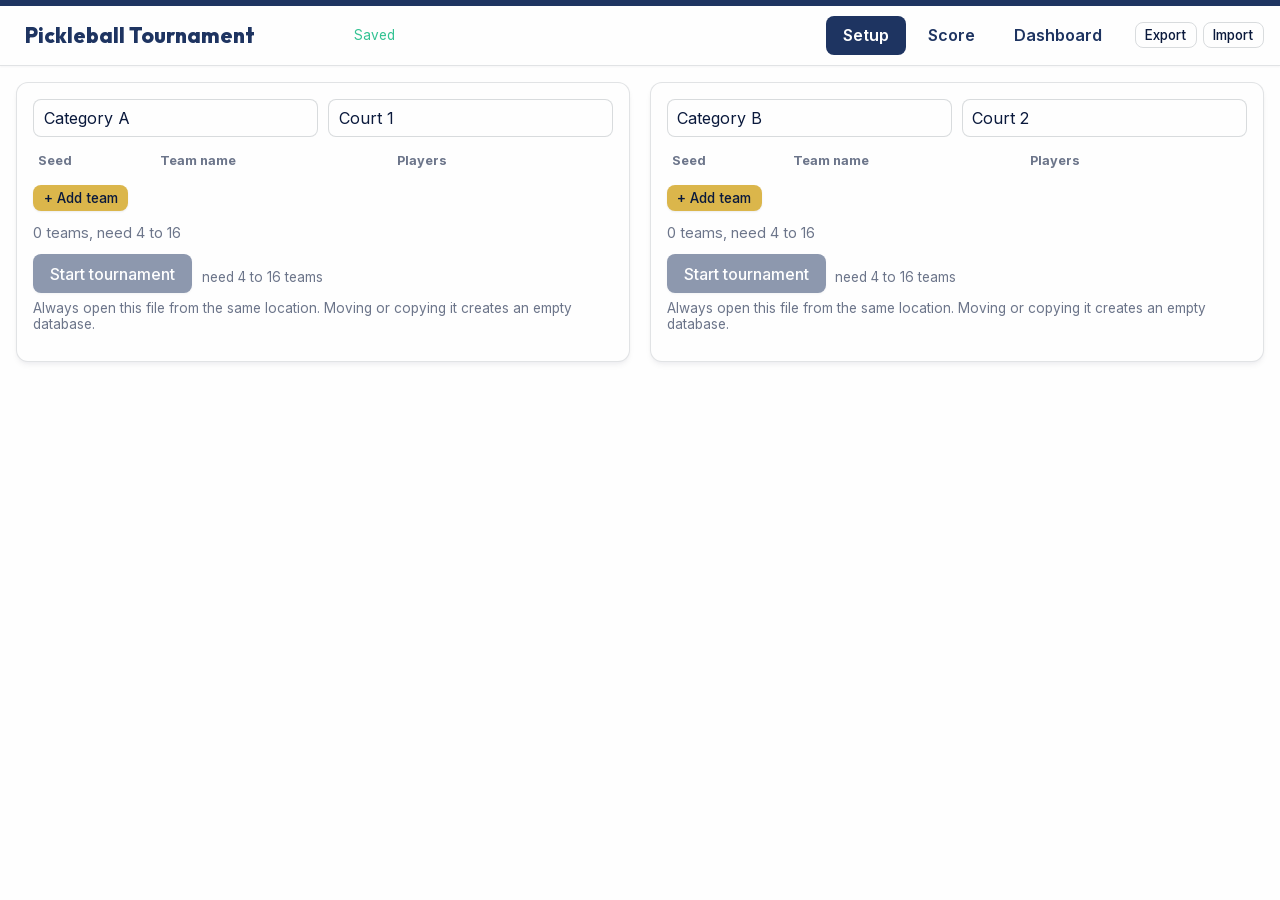
<file: index.html>
<!doctype html>
<html lang="en">
<head>
<meta charset="utf-8">
<meta name="viewport" content="width=device-width, initial-scale=1">
<title>Pickleball Tournament Tracker</title>
<link rel="manifest" href="/manifest.json">
<link rel="icon" href="/icons/icon-192.png">
<meta name="theme-color" content="#1E3461">
<style>
/* Inter and Outfit, embedded as base64 so the single-file app still makes
   zero network requests. These are the exact variable-font files the
   GEWCI Ministry Tools site (the app this tool is hosted under) self-hosts
   via next/font - same bytes, so typography matches the host site exactly. */

@font-face {
  font-family: 'Inter';
  font-style: normal;
  font-weight: 100 900;
  font-display: swap;
  src: url([data-uri]) format('woff2');
}

@font-face {
  font-family: 'Outfit';
  font-style: normal;
  font-weight: 100 900;
  font-display: swap;
  src: url([data-uri]) format('woff2');
}

:root {
  /* Palette matches the GEWCI Ministry Tools host site exactly (its
     globals.css @theme block) so this tool doesn't look like a foreign
     app once it's linked in as a ministry tool. Custom property *names*
     below are historical (from this app's original pickleball palette)
     but now carry the GEWCI values - keeps every downstream rule that
     already references them correct without a full rename. */
  --line-white: #FEFEFE;    /* was court-line white, now gewci-white */
  --graphite: #0A193C;      /* was paddle graphite, now gewci-dark */
  --court-blue: #1E3461;    /* was court blue, now gewci-navy (primary) */
  --kitchen-green: #10B981; /* was kitchen green, now gewci success */
  --ball-yellow: #DBB64B;   /* was ball yellow, now gewci-gold (secondary/accent) */
  --loss-red: #EF4444;      /* was loss red, now gewci error */

  --primary-light: #2b467d;
  --secondary-light: #e6c867;
  --warning: #F59E0B;
  --info: #3B82F6;
  --border-muted: #E5E7EB;

  --display-font: 'Outfit', 'Inter', system-ui, -apple-system, "Segoe UI", sans-serif;
  --body-font: 'Inter', system-ui, -apple-system, BlinkMacSystemFont, "Segoe UI", Roboto, sans-serif;

  --radius-card: 12px;
  --radius-button: 8px;
  --shadow-card: 0 4px 6px -1px rgba(10,25,60,0.05), 0 2px 4px -1px rgba(10,25,60,0.03);
  --shadow-card-hover: 0 10px 15px -3px rgba(10,25,60,0.08), 0 4px 6px -2px rgba(10,25,60,0.04);
}

* { box-sizing: border-box; }

/* Elements with explicit `display` rules below (flex columns, etc.) would
   otherwise beat the UA [hidden]{display:none} rule on specificity/source
   order, silently un-hiding anything JS sets .hidden = true on. */
[hidden] { display: none !important; }

html, body {
  margin: 0;
  padding: 0;
  background: var(--line-white);
  color: var(--graphite);
  font-family: var(--body-font);
}

body { min-height: 100vh; }

h1, h2, h3, h4 { font-family: var(--display-font); letter-spacing: 0.02em; margin: 0 0 0.5em; }

.tabular-nums { font-variant-numeric: tabular-nums; }

button {
  font-family: var(--body-font);
  font-weight: 500;
  cursor: pointer;
  border: 1px solid transparent;
  border-radius: var(--radius-button);
  padding: 0.55em 1em;
  font-size: 1rem;
  background: var(--court-blue);
  color: var(--line-white);
  box-shadow: 0 1px 2px rgba(10,25,60,0.08);
  transition: background-color 0.15s ease, opacity 0.15s ease, transform 0.1s ease;
}
button:hover:not(:disabled) { background: var(--primary-light); }
button:active:not(:disabled) { transform: scale(0.98); }
button:disabled { opacity: 0.5; cursor: not-allowed; }

:focus-visible {
  outline: 3px solid var(--ball-yellow);
  outline-offset: 2px;
}

input[type="text"], input[type="search"] {
  font-family: var(--body-font);
  font-size: 1rem;
  padding: 0.5em 0.6em;
  border: 1px solid rgba(179,185,190,0.5);
  border-radius: var(--radius-button);
  background: var(--line-white);
  color: var(--graphite);
  transition: border-color 0.15s ease;
}
input[type="text"]:focus, input[type="search"]:focus { border-color: var(--court-blue); }

.btn-secondary { background: var(--ball-yellow); color: var(--graphite); box-shadow: 0 1px 2px rgba(10,25,60,0.08); }
.btn-secondary:hover:not(:disabled) { background: var(--secondary-light); }
.btn-danger { background: var(--loss-red); color: #fff; }
.btn-danger:hover:not(:disabled) { opacity: 0.9; background: var(--loss-red); }
.btn-ghost { background: transparent; color: var(--graphite); border-color: rgba(179,185,190,0.5); box-shadow: none; }
.btn-ghost:hover:not(:disabled) { background: rgba(179,185,190,0.15); }
.btn-small { padding: 0.3em 0.7em; font-size: 0.85rem; }

/* ---------------------------------------------------------------- */
/* Top bar */

#topbar {
  position: sticky;
  top: 0;
  z-index: 30;
  background: var(--line-white);
  color: var(--graphite);
  border-bottom: 1px solid rgba(179,185,190,0.4);
  box-shadow: 0 1px 2px rgba(10,25,60,0.04);
}
.topbar-accent { height: 6px; background: var(--court-blue); }
.topbar-row {
  display: flex;
  align-items: center;
  gap: 1rem;
  padding: 0.6rem 1rem;
  flex-wrap: wrap;
}
#topbar .event-title {
  font-family: var(--display-font);
  font-weight: 800;
  font-size: 1.3rem;
  background: transparent;
  color: var(--court-blue);
  border: 1px solid transparent;
  border-radius: var(--radius-button);
  padding: 0.2em 0.4em;
  min-width: 10ch;
}
#topbar .event-title:hover, #topbar .event-title:focus { border-color: rgba(179,185,190,0.5); }
#tabs { display: flex; gap: 0.3rem; margin-left: auto; }
#tabs button {
  background: transparent;
  color: var(--court-blue);
  font-weight: 600;
  border: 1px solid transparent;
  box-shadow: none;
}
#tabs button:hover:not(:disabled):not([aria-selected="true"]) { background: rgba(179,185,190,0.15); }
#tabs button[aria-selected="true"] { background: var(--court-blue); color: var(--line-white); }
.saved-indicator { font-size: 0.85rem; opacity: 0.85; min-width: 5.5em; }
.saved-indicator[data-state="saving"] { color: var(--secondary-dark, #be9b32); }
.saved-indicator[data-state="saved"] { color: var(--kitchen-green); }

.banner {
  padding: 0.6em 1rem;
  font-weight: 600;
  text-align: center;
}
.banner-danger { background: var(--loss-red); color: #fff; }
.banner-nudge { background: var(--ball-yellow); color: var(--graphite); display: flex; gap: 1em; align-items: center; justify-content: center; }

main { padding: 1rem; max-width: 1400px; margin: 0 auto; }
.view { display: none; }
.view.active { display: block; }

/* ---------------------------------------------------------------- */
/* Setup */

.setup-grid { display: grid; grid-template-columns: 1fr 1fr; gap: 1.2rem; }
@media (max-width: 900px) { .setup-grid { grid-template-columns: 1fr; } }

.category-panel {
  background: var(--line-white);
  border: 1px solid rgba(179,185,190,0.4);
  border-radius: var(--radius-card);
  box-shadow: var(--shadow-card);
  padding: 1rem;
}
.category-panel .panel-head { display: flex; gap: 0.6rem; margin-bottom: 0.8rem; flex-wrap: wrap; }
.category-panel .panel-head input { flex: 1 1 auto; }

.team-table { width: 100%; border-collapse: collapse; margin-bottom: 0.8rem; }
.team-table th { text-align: left; font-size: 0.8rem; color: rgba(10,25,60,0.6); padding: 0.3em 0.4em; }
.team-table td { padding: 0.3em 0.4em; vertical-align: middle; }
.team-table input[type="text"] { width: 100%; }
.team-table .seed-num { font-family: var(--display-font); font-weight: 700; width: 2.2em; text-align: center; }
.team-row-actions { display: flex; gap: 0.25rem; white-space: nowrap; }

.counter-line { margin-bottom: 0.8rem; color: rgba(10,25,60,0.6); font-size: 0.9rem; }
.counter-line.ok { color: var(--kitchen-green); font-weight: 600; }
.panel-actions { display: flex; gap: 0.6rem; flex-wrap: wrap; align-items: center; }
.locked-note { font-size: 0.85rem; color: rgba(10,25,60,0.6); margin-top: 0.4rem; }

/* ---------------------------------------------------------------- */
/* Score */

.score-grid { display: grid; grid-template-columns: 1fr 1fr; gap: 1.2rem; }
@media (max-width: 900px) { .score-grid { grid-template-columns: 1fr; } }

.court-column { background: var(--line-white); border: 1px solid rgba(179,185,190,0.4); border-radius: var(--radius-card); box-shadow: var(--shadow-card); padding: 1rem; }
.court-column h2 { display: flex; justify-content: space-between; align-items: baseline; font-size: 1.1rem; }
.court-column .court-label { font-size: 0.8rem; color: rgba(10,25,60,0.6); font-family: var(--body-font); font-weight: 400; }
.progress-line { color: rgba(10,25,60,0.6); font-size: 0.9rem; margin-bottom: 0.8rem; }

.placeholder-box {
  padding: 2rem 1rem;
  text-align: center;
  color: rgba(10,25,60,0.6);
  border: 1px dashed rgba(179,185,190,0.5);
  border-radius: var(--radius-card);
}

.match-card {
  background: var(--court-blue);
  color: #fff;
  border-radius: var(--radius-card);
  padding: 0.8rem;
  position: relative;
  margin-bottom: 0.8rem;
  box-shadow: var(--shadow-card);
}
.match-card .match-number { font-family: var(--display-font); font-size: 0.8rem; opacity: 0.85; margin-bottom: 0.4em; }
.match-card .match-sides { display: flex; align-items: stretch; }
.match-card .side-line { width: 2px; background: rgba(255,255,255,0.5); margin: 0 0.6rem; }
.match-card.now-playing { background: var(--ball-yellow); color: var(--graphite); }
.match-card.now-playing .match-sides { gap: 0; }

.team-btn {
  flex: 1 1 50%;
  background: rgba(255,255,255,0.12);
  color: inherit;
  border: 1px solid rgba(255,255,255,0.4);
  border-radius: var(--radius-button);
  padding: 0.9em 0.6em;
  font-size: 1.05rem;
  font-weight: 600;
  font-family: var(--display-font);
  text-align: center;
}
.match-card.now-playing .team-btn { background: #fff; border-color: var(--graphite); color: var(--graphite); }
.team-btn:hover { background: rgba(255,255,255,0.25); }
.match-card.now-playing .team-btn:hover { background: #ffe9a8; }

.mini-match-list { list-style: none; margin: 0 0 0.8rem; padding: 0; }
.mini-match-list li {
  display: flex; justify-content: space-between; gap: 0.6rem;
  padding: 0.4em 0.6em; border-bottom: 1px solid rgba(179,185,190,0.25); font-size: 0.95rem;
}
.mini-match-list .mnum { font-family: var(--display-font); color: var(--court-blue); min-width: 3em; }

.champion-banner {
  background: var(--kitchen-green); color: #fff; border-radius: var(--radius-card);
  padding: 1rem; text-align: center; font-family: var(--display-font); font-weight: 700; font-size: 1.3rem;
  margin-bottom: 1rem;
}

.results-list { list-style: none; margin: 0; padding: 0; }
.results-list li {
  display: flex; justify-content: space-between; align-items: center; gap: 0.6rem;
  padding: 0.5em 0.3em; border-bottom: 1px solid rgba(179,185,190,0.25); font-size: 0.9rem;
}
.results-list .result-actions { display: flex; gap: 0.3rem; }
.win-tag { color: var(--kitchen-green); font-weight: 700; }
.win-tag::before { content: "\2713 "; }

/* ---------------------------------------------------------------- */
/* Dashboard */

#view-dashboard.active { padding: 0; }
.dash-shell { min-height: calc(100vh - 56px); display: flex; flex-direction: column; }
.dash-shell.standalone { min-height: 100vh; }
.dash-controls {
  display: flex; gap: 0.6rem; padding: 0.6rem 1rem;
  background: var(--line-white); color: var(--graphite);
  border-bottom: 1px solid rgba(179,185,190,0.4);
  align-items: center; flex-wrap: wrap;
}
.dash-controls button { font-size: 0.9rem; }
.dash-controls .btn-ghost { color: var(--court-blue); }
.dash-controls .cat-select { display: flex; gap: 0.3rem; }
/* Fullscreen hides every control (top bar included, per spec) except the
   Fullscreen toggle itself, which stays reachable as a small floating
   button - otherwise there is no on-screen way back out short of knowing
   the Esc shortcut. */
body.fullscreen-dash #topbar,
body.fullscreen-dash #danger-banner,
body.fullscreen-dash #nudge-banner { display: none; }
body.fullscreen-dash .dash-controls > *:not([data-action="dash-fullscreen"]) { display: none; }
body.fullscreen-dash .dash-controls {
  background: transparent;
  padding: 0;
  position: fixed;
  top: 12px;
  right: 12px;
  z-index: 50;
}
body.fullscreen-dash [data-action="dash-fullscreen"] { opacity: 0.4; }
body.fullscreen-dash [data-action="dash-fullscreen"]:hover, body.fullscreen-dash [data-action="dash-fullscreen"]:focus-visible { opacity: 1; }

.dash-body { flex: 1; padding: clamp(1rem, 2.5vw, 2.5rem); }

.dash-courts { display: grid; grid-template-columns: 1fr 1fr; gap: clamp(1rem, 2vw, 2rem); }
.dash-court h2 { font-size: clamp(1.4rem, 2.6vw, 2.2rem); }
.dash-court .dash-now-playing {
  background: var(--ball-yellow); color: var(--graphite); border-radius: var(--radius-card);
  padding: clamp(1rem, 2vw, 2rem); margin-bottom: 1rem;
}
.dash-court .dash-now-playing .match-number { font-size: clamp(1rem, 1.6vw, 1.4rem); }
.dash-court .dash-now-playing .dash-sides { display: flex; gap: 1rem; margin-top: 0.6rem; }
.dash-court .dash-team { flex: 1; background: var(--line-white); border-radius: var(--radius-button); padding: clamp(0.8rem, 1.6vw, 1.5rem); text-align: center; font-weight: 700; font-size: clamp(1.4rem, 3vw, 2.6rem); font-family: var(--display-font); }
.dash-upnext-list { list-style: none; margin: 0; padding: 0; font-size: clamp(1rem, 1.6vw, 1.3rem); }
.dash-upnext-list li { padding: 0.4em 0; border-bottom: 1px solid rgba(179,185,190,0.35); }

.dash-bracket-section-title { font-family: var(--display-font); margin: 1rem 0 0.6rem; font-size: clamp(1.1rem, 1.8vw, 1.5rem); }

.bracket-tree-wrap { overflow-x: auto; overflow-y: hidden; padding-bottom: 0.5rem; }
.bracket-tree { position: relative; }
.tree-svg { position: absolute; top: 0; left: 0; pointer-events: none; }
.tree-line { fill: none; stroke: #b6bfc6; stroke-width: 2; }

.tree-card {
  position: absolute;
  background: var(--court-blue);
  color: #fff;
  border-radius: var(--radius-button);
  padding: 0.3rem 0.5rem;
  font-size: clamp(0.72rem, 0.85vw, 0.88rem);
  box-shadow: 0 1px 4px rgba(10,25,60,0.3);
}
.tree-card.muted { opacity: 0.3; }
.tree-card.gf { border: 3px solid var(--ball-yellow); background: var(--graphite); padding: 0.4rem 0.6rem; }
.tree-num { opacity: 0.75; font-size: 0.72em; margin-bottom: 2px; }
.tree-side { padding: 1px 0; white-space: nowrap; overflow: hidden; text-overflow: ellipsis; }
.tree-side.winner { color: var(--ball-yellow); font-weight: 700; }
.tree-side.winner::after { content: " \2713"; }

.tree-group-label {
  position: absolute;
  font-family: var(--display-font);
  font-size: clamp(0.8rem, 1vw, 1rem);
  color: rgba(10,25,60,0.6);
  text-transform: uppercase;
  letter-spacing: 0.08em;
}

.tree-champion-badge {
  position: absolute;
  background: var(--kitchen-green);
  color: #fff;
  border-radius: var(--radius-button);
  padding: 0.5rem 0.6rem;
  text-align: center;
  font-size: clamp(0.75rem, 0.95vw, 0.95rem);
}
.tree-champ-name { font-weight: 700; font-family: var(--display-font); }
.tree-runnerup-name { opacity: 0.9; font-size: 0.85em; margin-top: 0.2em; }

.dash-standings { display: grid; grid-template-columns: 1fr 1fr; gap: clamp(1rem, 2vw, 2rem); }
.dash-standings h2 { font-size: clamp(1.3rem, 2.4vw, 2rem); }
.dash-podium { list-style: none; margin: 0 0 1rem; padding: 0; font-size: clamp(1rem, 1.6vw, 1.4rem); }
.dash-podium li { padding: 0.3em 0; font-weight: 700; }
.dash-group-title { font-size: clamp(0.9rem, 1.3vw, 1.1rem); color: rgba(10,25,60,0.6); margin: 0.6em 0 0.2em; }
.dash-team-list { list-style: none; margin: 0 0 0.6em; padding: 0; font-size: clamp(0.95rem, 1.5vw, 1.25rem); }
.dash-team-list li { padding: 0.2em 0; display: flex; align-items: center; gap: 0.5em; }

.pill {
  display: inline-flex; align-items: center;
  border-radius: 999px;
  padding: 0.2em 0.75em;
  font-size: 0.75em;
  font-weight: 600;
  font-family: var(--body-font);
  border: 1px solid transparent;
}
.pill-success { background: rgba(16,185,129,0.1); color: var(--kitchen-green); border-color: rgba(16,185,129,0.25); }
.pill-warning { background: rgba(245,158,11,0.1); color: var(--warning); border-color: rgba(245,158,11,0.25); }
.pill-error { background: rgba(239,68,68,0.1); color: var(--loss-red); border-color: rgba(239,68,68,0.25); }

/* ---------------------------------------------------------------- */
/* Backup */

.backup-menu { position: relative; display: inline-flex; gap: 0.4rem; }

@media (prefers-reduced-motion: reduce) {
  * { animation: none !important; transition: none !important; }
}

</style>
</head>
<body>
<div id="danger-banner" class="banner banner-danger" hidden>Not saving. Data will be lost on refresh.</div>
<div id="nudge-banner" class="banner banner-nudge" hidden>
  <span>Download a backup.</span>
  <button type="button" class="btn-small" data-action="export-backup">Export now</button>
  <button type="button" class="btn-small btn-ghost" data-action="dismiss-nudge">Dismiss</button>
</div>

<div id="topbar">
  <div class="topbar-accent"></div>
  <div class="topbar-row">
    <input type="text" class="event-title" id="event-title-input" data-bind="event-title" aria-label="Event title" value="Pickleball Tournament">
    <span class="saved-indicator" id="saved-indicator" data-state="saved">Saved</span>
    <div id="tabs" role="tablist">
      <button type="button" role="tab" data-action="switch-tab" data-tab="setup">Setup</button>
      <button type="button" role="tab" data-action="switch-tab" data-tab="score">Score</button>
      <button type="button" role="tab" data-action="switch-tab" data-tab="dashboard">Dashboard</button>
    </div>
    <div class="backup-menu">
      <button type="button" class="btn-ghost btn-small" data-action="export-backup">Export</button>
      <button type="button" class="btn-ghost btn-small" data-action="trigger-import">Import</button>
      <input type="file" id="import-file-input" accept="application/json" hidden>
    </div>
  </div>
</div>

<main>
  <section id="view-setup" class="view"></section>
  <section id="view-score" class="view"></section>
  <section id="view-dashboard" class="view"></section>
</main>

<script>
// Pure bracket engine. No DOM access. See plan.md section 3.
//
// computeBracket(teams, results) recomputes the entire bracket state from
// scratch every time. Nothing about the bracket itself is ever stored -
// only `teams` (seed order) and `results` (matchId -> {winnerId, at}) are
// persisted. This is what makes undo/correction safe: just mutate results
// and recompute.

(function (root) {
  'use strict';

  // ---------------------------------------------------------------------
  // 3.1 Sizing and seeding
  // ---------------------------------------------------------------------

  function bracketSize(T) {
    if (T <= 4) return 4;
    if (T <= 8) return 8;
    return 16;
  }

  function seedOrder(N) {
    let order = [1, 2];
    while (order.length < N) {
      const len = order.length;
      const next = [];
      for (const x of order) {
        next.push(x, 2 * len + 1 - x);
      }
      order = next;
    }
    return order;
  }

  // ---------------------------------------------------------------------
  // 3.2 Match graph (static, depends only on N)
  // ---------------------------------------------------------------------

  function losersRoundCount(N, r) {
    return N / Math.pow(2, Math.ceil(r / 2) + 1);
  }

  function buildGraph(N, k) {
    const matches = {};
    const order = seedOrder(N);

    // Winners bracket
    for (let r = 1; r <= k; r++) {
      const count = N / Math.pow(2, r);
      for (let i = 0; i < count; i++) {
        const id = `W${r}-${i + 1}`;
        let slotA, slotB;
        if (r === 1) {
          slotA = { type: 'seed', n: order[2 * i] };
          slotB = { type: 'seed', n: order[2 * i + 1] };
        } else {
          slotA = { type: 'winnerOf', id: `W${r - 1}-${2 * i + 1}` };
          slotB = { type: 'winnerOf', id: `W${r - 1}-${2 * i + 2}` };
        }
        matches[id] = { id, phase: 'W', round: r, index: i, slotA, slotB };
      }
    }

    // Losers bracket
    const totalLosersRounds = 2 * k - 2;
    for (let r = 1; r <= totalLosersRounds; r++) {
      const count = losersRoundCount(N, r);
      for (let i = 0; i < count; i++) {
        const id = `L${r}-${i + 1}`;
        let slotA, slotB;
        if (r === 1) {
          slotA = { type: 'loserOf', id: `W1-${2 * i + 1}` };
          slotB = { type: 'loserOf', id: `W1-${2 * i + 2}` };
        } else if (r % 2 === 0) {
          const j = r / 2;
          const wCount = N / Math.pow(2, j + 1);
          const d = j % 2 === 1 ? wCount - 1 - i : i;
          slotA = { type: 'winnerOf', id: `L${r - 1}-${i + 1}` };
          slotB = { type: 'loserOf', id: `W${j + 1}-${d + 1}` };
        } else {
          slotA = { type: 'winnerOf', id: `L${r - 1}-${2 * i + 1}` };
          slotB = { type: 'winnerOf', id: `L${r - 1}-${2 * i + 2}` };
        }
        matches[id] = { id, phase: 'L', round: r, index: i, slotA, slotB };
      }
    }

    // Grand final
    matches.GF1 = {
      id: 'GF1', phase: 'GF', round: 1, index: 0,
      slotA: { type: 'winnerOf', id: `W${k}-1` },
      slotB: { type: 'winnerOf', id: `L${totalLosersRounds}-1` },
    };
    matches.GF2 = {
      id: 'GF2', phase: 'GF', round: 2, index: 0,
      slotA: { type: 'winnerOf', id: `W${k}-1` },
      slotB: { type: 'winnerOf', id: `L${totalLosersRounds}-1` },
    };

    return matches;
  }

  // 3.4 Match numbering order (structural, per N/k)
  function buildNumberingOrder(N, k) {
    const seq = [];
    const pushRound = (phase, r, count) => {
      for (let i = 1; i <= count; i++) seq.push(`${phase}${r}-${i}`);
    };
    pushRound('W', 1, N / 2);
    pushRound('L', 1, losersRoundCount(N, 1));
    for (let r = 2; r <= k; r++) {
      pushRound('W', r, N / Math.pow(2, r));
      const lEven = 2 * r - 2;
      pushRound('L', lEven, losersRoundCount(N, lEven));
      if (r <= k - 1) {
        const lOdd = 2 * r - 1;
        pushRound('L', lOdd, losersRoundCount(N, lOdd));
      }
    }
    seq.push('GF1', 'GF2');
    return seq;
  }

  // ---------------------------------------------------------------------
  // 3.3 Slot resolution
  // ---------------------------------------------------------------------

  function resolveSlot(slot, graph, teams, results, memo) {
    if (slot.type === 'seed') {
      const n = slot.n;
      if (n > teams.length) return { kind: 'bye' };
      return { kind: 'team', teamId: teams[n - 1].id };
    }
    const m = resolveMatch(slot.id, graph, teams, results, memo);
    return slot.type === 'winnerOf' ? m.winner : m.loser;
  }

  function decideFromResult(a, b, result) {
    if (a.kind === 'team' && b.kind === 'team' && result &&
      (result.winnerId === a.teamId || result.winnerId === b.teamId)) {
      return result.winnerId === a.teamId
        ? { winner: a, loser: b }
        : { winner: b, loser: a };
    }
    return { winner: { kind: 'pending' }, loser: { kind: 'pending' } };
  }

  function resolveMatch(matchId, graph, teams, results, memo) {
    if (memo.has(matchId)) return memo.get(matchId);

    // Insert a placeholder to guard against accidental cycles during dev.
    memo.set(matchId, null);

    const def = graph[matchId];
    const a = resolveSlot(def.slotA, graph, teams, results, memo);
    const b = resolveSlot(def.slotB, graph, teams, results, memo);

    let winner, loser, isBye, skipped;

    if (matchId === 'GF2') {
      const gf1 = resolveMatch('GF1', graph, teams, results, memo);
      if (gf1.winner.kind !== 'team') {
        // GF1 not yet decided: GF2 is "if needed", i.e. normal pending match.
        skipped = false;
        winner = { kind: 'pending' };
        loser = { kind: 'pending' };
      } else if (gf1.winner.teamId === gf1.slotA.teamId) {
        // Winners-bracket champion won GF1 outright: no reset needed.
        skipped = true;
        winner = { kind: 'bye' };
        loser = { kind: 'bye' };
      } else {
        // Losers-bracket champion won GF1: GF2 is required.
        skipped = false;
        const d = decideFromResult(a, b, results[matchId]);
        winner = d.winner;
        loser = d.loser;
      }
      isBye = skipped;
    } else if (a.kind === 'bye' && b.kind === 'bye') {
      winner = { kind: 'bye' };
      loser = { kind: 'bye' };
      isBye = true;
      skipped = false;
    } else if (a.kind === 'bye' || b.kind === 'bye') {
      const other = a.kind === 'bye' ? b : a;
      winner = other;
      loser = { kind: 'bye' };
      isBye = true;
      skipped = false;
    } else {
      const d = decideFromResult(a, b, results[matchId]);
      winner = d.winner;
      loser = d.loser;
      isBye = false;
      skipped = false;
    }

    const resolved = { id: matchId, def, slotA: a, slotB: b, winner, loser, isBye, skipped };
    memo.set(matchId, resolved);
    return resolved;
  }

  // ---------------------------------------------------------------------
  // 3.7 Placings
  // ---------------------------------------------------------------------

  function computePlacings(resolved, N, k, order) {
    const lastLosersRound = 2 * k - 2;
    const prevLosersRound = lastLosersRound - 1;

    const gf1 = resolved.GF1;
    const gf2 = resolved.GF2;

    let champion = null;
    let runnerUp = null;
    if (!gf2.isBye && gf2.winner.kind === 'team') {
      // GF2 was required and has been played: its winner is champion.
      champion = gf2.winner.teamId;
      runnerUp = gf2.loser.kind === 'team' ? gf2.loser.teamId : null;
    } else if (gf2.isBye && gf1.winner.kind === 'team') {
      // GF2 was skipped (winners-bracket champion won GF1 outright).
      champion = gf1.winner.teamId;
      runnerUp = gf1.loser.kind === 'team' ? gf1.loser.teamId : null;
    }
    // Otherwise GF2 is required but not yet played: no champion yet.

    const thirdMatch = resolved[`L${lastLosersRound}-1`];
    const third = thirdMatch && thirdMatch.loser.kind === 'team' ? thirdMatch.loser.teamId : null;
    const fourthMatch = prevLosersRound >= 1 ? resolved[`L${prevLosersRound}-1`] : null;
    const fourth = fourthMatch && fourthMatch.loser.kind === 'team' ? fourthMatch.loser.teamId : null;

    const placeOf = {};
    if (champion) placeOf[champion] = { place: 1, label: '1st' };
    if (runnerUp) placeOf[runnerUp] = { place: 2, label: '2nd' };
    if (third) placeOf[third] = { place: 3, label: '3rd' };
    if (fourth) placeOf[fourth] = { place: 4, label: '4th' };

    // Remaining teams, grouped by losers round of elimination, latest first.
    let runningRank = 5;
    for (let r = lastLosersRound - 2; r >= 1; r--) {
      const count = losersRoundCount(resolved.__N, r);
      const groupTeams = [];
      for (let i = 1; i <= count; i++) {
        const m = resolved[`L${r}-${i}`];
        if (m && m.loser.kind === 'team' && !placeOf[m.loser.teamId]) {
          groupTeams.push(m.loser.teamId);
        }
      }
      if (groupTeams.length === 0) continue;
      const start = runningRank;
      const end = runningRank + groupTeams.length - 1;
      const label = start === end ? ordinal(start) : `${ordinal(start)}–${ordinal(end)}`;
      for (const teamId of groupTeams) {
        placeOf[teamId] = { place: start, placeEnd: end, label };
      }
      runningRank = end + 1;
    }

    return { champion, runnerUp, third, fourth, placeOf };
  }

  function ordinal(n) {
    const s = ['th', 'st', 'nd', 'rd'];
    const v = n % 100;
    return n + (s[(v - 20) % 10] || s[v] || s[0]);
  }

  // ---------------------------------------------------------------------
  // Main entry point
  // ---------------------------------------------------------------------

  function computeBracket(teams, results) {
    results = results || {};
    const T = teams.length;
    const N = bracketSize(T);
    const k = Math.log2(N);
    const graph = buildGraph(N, k);
    const seq = buildNumberingOrder(N, k);
    const memo = new Map();

    const resolved = { __N: N };
    for (const id of seq) {
      resolved[id] = resolveMatch(id, graph, teams, results, memo);
    }

    let num = 1;
    for (const id of seq) {
      const m = resolved[id];
      m.number = m.isBye ? null : num++;
    }
    const totalReal = num - 1;

    const byNumber = seq.filter((id) => !resolved[id].isBye)
      .map((id) => resolved[id])
      .sort((a, b) => a.number - b.number);

    const playable = byNumber.filter((m) =>
      m.slotA.kind === 'team' && m.slotB.kind === 'team' && m.winner.kind === 'pending');

    const comingUp = byNumber.filter((m) => {
      const known = (m.slotA.kind === 'team' ? 1 : 0) + (m.slotB.kind === 'team' ? 1 : 0);
      return known === 1 && m.winner.kind === 'pending';
    }).slice(0, 5);

    const nowPlaying = playable[0] || null;
    const upNext = playable.slice(1, 4);

    const placings = computePlacings(resolved, N, k, seq);
    const resetPlayed = !resolved.GF2.isBye && resolved.GF2.winner.kind === 'team';

    const teamStatus = {};
    for (const team of teams) {
      teamStatus[team.id] = statusFor(team.id, resolved, placings, N, k);
    }

    return {
      N, k, T,
      matches: resolved,
      order: seq,
      totalReal,
      playable,
      nowPlaying,
      upNext,
      comingUp,
      placings,
      champion: placings.champion,
      resetPlayed,
      teamStatus,
    };
  }

  function statusFor(teamId, resolved, placings, N, k) {
    if (placings.champion === teamId) return { label: 'Champion' };
    const place = placings.placeOf[teamId];
    if (place) return { label: `Eliminated (${place.label})`, place: place.place, placeLabel: place.label };

    let losses = 0;
    for (const id of Object.keys(resolved)) {
      if (id === '__N') continue;
      const m = resolved[id];
      if (!m.isBye && m.loser.kind === 'team' && m.loser.teamId === teamId) losses++;
    }
    if (losses >= 1) return { label: 'In losers bracket' };
    return { label: 'In winners bracket' };
  }

  // ---------------------------------------------------------------------
  // 3.6 Results, undo, corrections, pruning
  // ---------------------------------------------------------------------

  function setResult(teams, results, matchId, winnerId, at) {
    const bracket = computeBracket(teams, results);
    const m = bracket.matches[matchId];
    if (!m) throw new Error(`Unknown match ${matchId}`);
    if (m.isBye) throw new Error(`Match ${matchId} is not playable`);
    if (m.slotA.kind !== 'team' || m.slotB.kind !== 'team') {
      throw new Error(`Match ${matchId} does not have both teams known`);
    }
    if (winnerId !== m.slotA.teamId && winnerId !== m.slotB.teamId) {
      throw new Error(`${winnerId} is not a team in match ${matchId}`);
    }
    const next = Object.assign({}, results);
    next[matchId] = { winnerId, at: at == null ? Date.now() : at };
    return next;
  }

  function clearResult(results, matchId) {
    const next = Object.assign({}, results);
    delete next[matchId];
    return next;
  }

  function findLastResultId(results) {
    let bestId = null;
    let bestAt = -Infinity;
    for (const id of Object.keys(results)) {
      if (results[id].at > bestAt) {
        bestAt = results[id].at;
        bestId = id;
      }
    }
    return bestId;
  }

  // Repeatedly delete any result whose match is no longer playable-or-decided,
  // whose two teams are no longer both known, or whose winner is not one of
  // its two current teams. Cascades until stable.
  function pruneResults(teams, results) {
    let current = Object.assign({}, results);
    while (true) {
      const bracket = computeBracket(teams, current);
      let changed = false;
      for (const matchId of Object.keys(current)) {
        const m = bracket.matches[matchId];
        const validTeams = m && m.slotA.kind === 'team' && m.slotB.kind === 'team';
        const winnerOk = validTeams &&
          (current[matchId].winnerId === m.slotA.teamId || current[matchId].winnerId === m.slotB.teamId);
        if (!m || m.isBye || !validTeams || !winnerOk) {
          delete current[matchId];
          changed = true;
        }
      }
      if (!changed) break;
    }
    return current;
  }

  // Returns the list of matchIds that would be removed (beyond matchId
  // itself, if given) if `nextResults` were applied and then pruned. Used to
  // populate the "this will clear these matches" confirmation dialog.
  function diffPrune(teams, beforeResults, nextResults) {
    const pruned = pruneResults(teams, nextResults);
    const removed = [];
    for (const id of Object.keys(nextResults)) {
      if (!(id in pruned)) removed.push(id);
    }
    return { prunedResults: pruned, removedIds: removed };
  }

  const Engine = {
    bracketSize,
    seedOrder,
    buildGraph,
    buildNumberingOrder,
    computeBracket,
    setResult,
    clearResult,
    findLastResultId,
    pruneResults,
    diffPrune,
    ordinal,
  };

  if (typeof module !== 'undefined' && module.exports) {
    module.exports = Engine;
  } else {
    root.Engine = Engine;
  }
})(typeof window !== 'undefined' ? window : globalThis);


// IndexedDB layer (plan.md section 2) with an in-memory fallback used when
// IndexedDB is unavailable or a write fails. The store's public API is the
// same shape either way, so callers never branch on which mode is active -
// they just check the boolean each put() resolves to, to drive the
// "Saved" indicator / red banner.

(function (root) {
  'use strict';

  const DB_NAME = 'pickleball-tracker';
  const DB_VERSION = 1;

  function defaultCategory(id, name, court) {
    return { id, name, court, status: 'registration', teams: [], results: {}, updatedAt: Date.now() };
  }

  function defaultMeta() {
    return { title: 'Pickleball Tournament', lastBackupAt: null, resultsSinceBackup: 0 };
  }

  function openIndexedDB() {
    return new Promise((resolve, reject) => {
      if (!('indexedDB' in root) || !root.indexedDB) { reject(new Error('IndexedDB not available')); return; }
      let req;
      try {
        req = root.indexedDB.open(DB_NAME, DB_VERSION);
      } catch (err) { reject(err); return; }
      req.onupgradeneeded = (e) => {
        const db = e.target.result;
        if (!db.objectStoreNames.contains('categories')) db.createObjectStore('categories', { keyPath: 'id' });
        if (!db.objectStoreNames.contains('meta')) db.createObjectStore('meta');
      };
      req.onsuccess = (e) => resolve(e.target.result);
      req.onerror = () => reject(req.error || new Error('Failed to open IndexedDB'));
      req.onblocked = () => reject(new Error('IndexedDB open blocked'));
    });
  }

  function idbGet(db, store, key) {
    return new Promise((resolve, reject) => {
      const tx = db.transaction(store, 'readonly');
      const req = tx.objectStore(store).get(key);
      req.onsuccess = () => resolve(req.result || null);
      req.onerror = () => reject(req.error);
    });
  }

  function idbPut(db, store, value, key) {
    return new Promise((resolve, reject) => {
      const tx = db.transaction(store, 'readwrite');
      const req = key === undefined ? tx.objectStore(store).put(value) : tx.objectStore(store).put(value, key);
      req.onsuccess = () => resolve();
      req.onerror = () => reject(req.error);
    });
  }

  function createStore() {
    let db = null;
    let mode = 'indexeddb';
    const memory = { categories: {}, meta: null };

    async function degradeToMemory() {
      if (mode === 'memory') return;
      try {
        memory.categories.A = await idbGet(db, 'categories', 'A');
        memory.categories.B = await idbGet(db, 'categories', 'B');
        memory.meta = await idbGet(db, 'meta', 'event');
      } catch (err) { /* best effort copy; proceed with whatever we have */ }
      mode = 'memory';
      db = null;
    }

    async function init() {
      try {
        db = await openIndexedDB();
        mode = 'indexeddb';
      } catch (err) {
        mode = 'memory';
        db = null;
      }
      let a = await getCategory('A');
      if (!a) { a = defaultCategory('A', 'Category A', 'Court 1'); await putCategory(a); }
      let b = await getCategory('B');
      if (!b) { b = defaultCategory('B', 'Category B', 'Court 2'); await putCategory(b); }
      let meta = await getMeta();
      if (!meta) { meta = defaultMeta(); await putMeta(meta); }
      return mode;
    }

    async function getCategory(id) {
      if (mode === 'memory') return memory.categories[id] || null;
      try { return await idbGet(db, 'categories', id); }
      catch (err) { await degradeToMemory(); return memory.categories[id] || null; }
    }

    async function putCategory(record) {
      record.updatedAt = Date.now();
      if (mode === 'indexeddb') {
        try { await idbPut(db, 'categories', record); return true; }
        catch (err) { await degradeToMemory(); }
      }
      memory.categories[record.id] = record;
      return false;
    }

    async function getMeta() {
      if (mode === 'memory') return memory.meta;
      try { return await idbGet(db, 'meta', 'event'); }
      catch (err) { await degradeToMemory(); return memory.meta; }
    }

    async function putMeta(record) {
      if (mode === 'indexeddb') {
        try { await idbPut(db, 'meta', record, 'event'); return true; }
        catch (err) { await degradeToMemory(); }
      }
      memory.meta = record;
      return false;
    }

    async function exportAll() {
      const a = await getCategory('A');
      const b = await getCategory('B');
      const meta = await getMeta();
      return { categories: { A: a, B: b }, meta, exportedAt: Date.now() };
    }

    function validateImport(data) {
      if (!data || typeof data !== 'object') throw new Error('Backup file is not valid JSON object');
      if (!data.categories || !data.meta) throw new Error('Backup file is missing categories or meta');
      for (const id of ['A', 'B']) {
        const cat = data.categories[id];
        if (!cat || cat.id !== id || !Array.isArray(cat.teams) || typeof cat.results !== 'object' ||
          (cat.status !== 'registration' && cat.status !== 'live')) {
          throw new Error(`Backup file has an invalid category "${id}"`);
        }
      }
      if (typeof data.meta.title !== 'string') throw new Error('Backup file has an invalid event title');
    }

    async function importAll(data) {
      validateImport(data);
      await putCategory(data.categories.A);
      await putCategory(data.categories.B);
      await putMeta(data.meta);
    }

    return {
      init, getCategory, putCategory, getMeta, putMeta, exportAll, importAll,
      get mode() { return mode; },
    };
  }

  const DBStore = { createStore, defaultCategory, defaultMeta };
  if (typeof module !== 'undefined' && module.exports) module.exports = DBStore;
  else root.DBStore = DBStore;
})(typeof window !== 'undefined' ? window : globalThis);


(function () {
  'use strict';

  const Engine = window.Engine;
  const store = window.DBStore.createStore();

  const state = {
    meta: null,
    categories: { A: null, B: null },
    dbMode: 'indexeddb',
    activeTab: 'setup',
    standalone: false,
    nudgeDismissed: false,
    dashboard: { view: 'courts', autoRotate: false, bracketCategory: 'A' },
  };

  // ---------------------------------------------------------------- utils

  function escapeHtml(s) {
    return String(s == null ? '' : s).replace(/[&<>"']/g, (c) => ({
      '&': '&amp;', '<': '&lt;', '>': '&gt;', '"': '&quot;', "'": '&#39;',
    }[c]));
  }

  function teamName(cat, teamId) {
    const t = cat.teams.find((x) => x.id === teamId);
    return t ? (t.name.trim() || `(unnamed seed ${cat.teams.indexOf(t) + 1})`) : '—';
  }

  // Resolves a slot that's still PENDING into a "Winner of #N" / "Loser of
  // #N" label, walking past any unnumbered bye matches in between.
  function describeSlot(cat, bracket, resolvedValue, slotDef) {
    if (resolvedValue.kind === 'team') return escapeHtml(teamName(cat, resolvedValue.teamId));
    if (resolvedValue.kind === 'bye') return 'BYE';
    let def = slotDef;
    for (let i = 0; i < 20 && def; i++) {
      const src = bracket.matches[def.id];
      if (!src) return 'TBD';
      if (src.number != null) {
        return (def.type === 'winnerOf' ? 'Winner of #' : 'Loser of #') + src.number;
      }
      if (def.type !== 'winnerOf') return 'TBD';
      if (src.slotA.kind === 'pending') def = src.def.slotA;
      else if (src.slotB.kind === 'pending') def = src.def.slotB;
      else return 'TBD';
    }
    return 'TBD';
  }

  function withFocusPreserved(fn) {
    const active = document.activeElement;
    const id = active && active.id;
    const selStart = active && 'selectionStart' in active ? active.selectionStart : null;
    const selEnd = active && 'selectionEnd' in active ? active.selectionEnd : null;
    fn();
    if (id) {
      const el = document.getElementById(id);
      if (el) {
        el.focus();
        if (selStart != null && el.setSelectionRange) {
          try { el.setSelectionRange(selStart, selEnd); } catch (e) { /* not a text-range input */ }
        }
      }
    }
  }

  // ---------------------------------------------------------------- persistence

  function setSavedState(s) {
    const el = document.getElementById('saved-indicator');
    if (!el) return;
    el.dataset.state = s;
    el.textContent = s === 'saving' ? 'Saving…' : 'Saved';
  }

  function updateDangerBanner() {
    const el = document.getElementById('danger-banner');
    if (el) el.hidden = state.dbMode !== 'memory';
  }

  async function saveCategory(catId) {
    setSavedState('saving');
    const durable = await store.putCategory(state.categories[catId]);
    if (!durable) state.dbMode = 'memory';
    updateDangerBanner();
    setSavedState('saved');
  }

  async function saveMeta() {
    setSavedState('saving');
    const durable = await store.putMeta(state.meta);
    if (!durable) state.dbMode = 'memory';
    updateDangerBanner();
    setSavedState('saved');
  }

  async function bumpResultsSinceBackup() {
    state.meta.resultsSinceBackup = (state.meta.resultsSinceBackup || 0) + 1;
    state.nudgeDismissed = false;
    await saveMeta();
  }

  // ---------------------------------------------------------------- setup actions

  function nextTeamId(cat) {
    let max = 0;
    for (const t of cat.teams) if (t.id > max) max = t.id;
    return max + 1;
  }

  async function addTeam(catId) {
    const cat = state.categories[catId];
    if (cat.status !== 'registration' || cat.teams.length >= 16) return;
    cat.teams.push({ id: nextTeamId(cat), name: '', players: '' });
    await saveCategory(catId);
    renderActive();
  }

  async function deleteTeam(catId, teamId) {
    const cat = state.categories[catId];
    if (cat.status !== 'registration') return;
    cat.teams = cat.teams.filter((t) => t.id !== teamId);
    await saveCategory(catId);
    renderActive();
  }

  async function moveTeam(catId, teamId, dir) {
    const cat = state.categories[catId];
    if (cat.status !== 'registration') return;
    const idx = cat.teams.findIndex((t) => t.id === teamId);
    const swapIdx = idx + dir;
    if (idx < 0 || swapIdx < 0 || swapIdx >= cat.teams.length) return;
    const tmp = cat.teams[idx];
    cat.teams[idx] = cat.teams[swapIdx];
    cat.teams[swapIdx] = tmp;
    await saveCategory(catId);
    renderActive();
  }

  function updateTeamFieldSync(catId, teamId, field, value) {
    const cat = state.categories[catId];
    const team = cat.teams.find((t) => t.id === teamId);
    if (team) team[field] = value;
  }

  function validateStart(cat) {
    const errors = [];
    if (cat.teams.length < 4 || cat.teams.length > 16) errors.push('need 4 to 16 teams');
    const names = cat.teams.map((t) => t.name.trim());
    if (names.some((n) => n === '')) errors.push('no blank names');
    const lower = names.map((n) => n.toLowerCase());
    if (new Set(lower).size !== lower.length) errors.push('no duplicate names');
    return errors;
  }

  async function startTournament(catId) {
    const cat = state.categories[catId];
    if (cat.status !== 'registration' || validateStart(cat).length > 0) return;
    cat.status = 'live';
    await saveCategory(catId);
    renderActive();
  }

  async function resetCategory(catId) {
    const cat = state.categories[catId];
    if (!confirm(`Reset ${cat.name}? This clears all results. Teams and seeding are kept.`)) return;
    cat.status = 'registration';
    cat.results = {};
    await saveCategory(catId);
    renderActive();
  }

  // ---------------------------------------------------------------- score actions

  async function handleRecordResult(catId, matchId, winnerId) {
    const cat = state.categories[catId];
    const bracket = Engine.computeBracket(cat.teams, cat.results);
    const m = bracket.matches[matchId];
    if (!m || m.winner.kind !== 'pending') return;
    const label = teamName(cat, winnerId);
    if (!confirm(`${label} wins Match ${m.number}?`)) return;
    const isNew = !(matchId in cat.results);
    cat.results = Engine.setResult(cat.teams, cat.results, matchId, winnerId, Date.now());
    if (isNew) await bumpResultsSinceBackup();
    await saveCategory(catId);
    renderActive();
  }

  async function applyResultChange(catId, nextResults) {
    const cat = state.categories[catId];
    const { prunedResults, removedIds } = Engine.diffPrune(cat.teams, cat.results, nextResults);
    if (removedIds.length > 0) {
      const beforeBracket = Engine.computeBracket(cat.teams, cat.results);
      const afterAttemptBracket = Engine.computeBracket(cat.teams, nextResults);
      const labels = removedIds.map((id) => {
        const m = beforeBracket.matches[id] || afterAttemptBracket.matches[id];
        return m && m.number != null ? `Match #${m.number}` : id;
      });
      if (!confirm(`This will also clear: ${labels.join(', ')}. Continue?`)) return false;
    }
    cat.results = prunedResults;
    await saveCategory(catId);
    return true;
  }

  async function handleChangeWinner(catId, matchId) {
    const cat = state.categories[catId];
    const bracket = Engine.computeBracket(cat.teams, cat.results);
    const m = bracket.matches[matchId];
    const current = cat.results[matchId];
    if (!current) return;
    const other = current.winnerId === m.slotA.teamId ? m.slotB.teamId : m.slotA.teamId;
    const next = Engine.setResult(cat.teams, cat.results, matchId, other, Date.now());
    if (await applyResultChange(catId, next)) renderActive();
  }

  async function handleClearResult(catId, matchId) {
    const cat = state.categories[catId];
    const next = Engine.clearResult(cat.results, matchId);
    if (await applyResultChange(catId, next)) renderActive();
  }

  async function handleUndoLast(catId) {
    const cat = state.categories[catId];
    const lastId = Engine.findLastResultId(cat.results);
    if (!lastId) return;
    const next = Engine.clearResult(cat.results, lastId);
    if (await applyResultChange(catId, next)) renderActive();
  }

  // ---------------------------------------------------------------- backup

  async function handleExport() {
    const data = await store.exportAll();
    const blob = new Blob([JSON.stringify(data, null, 2)], { type: 'application/json' });
    const url = URL.createObjectURL(blob);
    const a = document.createElement('a');
    const stamp = new Date().toISOString().replace(/[:.]/g, '-');
    a.href = url;
    a.download = `pickleball-backup-${stamp}.json`;
    document.body.appendChild(a);
    a.click();
    a.remove();
    URL.revokeObjectURL(url);
    state.meta.resultsSinceBackup = 0;
    state.meta.lastBackupAt = Date.now();
    state.nudgeDismissed = false;
    await saveMeta();
    renderActive();
  }

  function triggerImport() {
    document.getElementById('import-file-input').click();
  }

  async function handleImportFile(file) {
    const text = await file.text();
    let data;
    try { data = JSON.parse(text); } catch (e) { alert('That file is not valid JSON.'); return; }
    if (!confirm('Import this backup? This replaces all current data in both categories.')) return;
    try {
      await store.importAll(data);
    } catch (e) {
      alert('Could not import: ' + e.message);
      return;
    }
    location.reload();
  }

  // ---------------------------------------------------------------- setup view

  function renderSetup() {
    return `<div class="setup-grid">${renderCategoryPanel('A')}${renderCategoryPanel('B')}</div>`;
  }

  function renderCategoryPanel(catId) {
    const cat = state.categories[catId];
    const locked = cat.status !== 'registration';
    const errors = validateStart(cat);
    const canStart = errors.length === 0 && !locked;

    let html = `<div class="category-panel" data-cat="${catId}">
      <div class="panel-head">
        <input type="text" id="cat-name-${catId}" data-bind="cat-name" data-cat="${catId}" value="${escapeHtml(cat.name)}" aria-label="Category name">
        <input type="text" id="cat-court-${catId}" data-bind="cat-court" data-cat="${catId}" value="${escapeHtml(cat.court)}" aria-label="Court label">
      </div>`;

    html += `<table class="team-table"><thead><tr><th>Seed</th><th>Team name</th><th>Players</th>${locked ? '' : '<th></th><th></th>'}</tr></thead><tbody>`;
    cat.teams.forEach((team, idx) => {
      html += `<tr>
        <td class="seed-num tabular-nums">${idx + 1}</td>
        <td><input type="text" id="team-name-${catId}-${team.id}" data-bind="team-name" data-cat="${catId}" data-team="${team.id}" value="${escapeHtml(team.name)}" placeholder="Team name"></td>
        <td><input type="text" id="team-players-${catId}-${team.id}" data-bind="team-players" data-cat="${catId}" data-team="${team.id}" value="${escapeHtml(team.players)}" placeholder="Players"></td>`;
      if (!locked) {
        html += `<td class="team-row-actions">
          <button type="button" class="btn-small btn-ghost" data-action="move-team" data-cat="${catId}" data-team="${team.id}" data-dir="-1" ${idx === 0 ? 'disabled' : ''} aria-label="Move up in seeding">↑</button>
          <button type="button" class="btn-small btn-ghost" data-action="move-team" data-cat="${catId}" data-team="${team.id}" data-dir="1" ${idx === cat.teams.length - 1 ? 'disabled' : ''} aria-label="Move down in seeding">↓</button>
        </td>
        <td><button type="button" class="btn-small btn-danger" data-action="delete-team" data-cat="${catId}" data-team="${team.id}">Delete</button></td>`;
      }
      html += `</tr>`;
    });
    html += `</tbody></table>`;

    if (!locked) {
      html += `<div class="panel-actions" style="margin-bottom:0.8rem;">
        <button type="button" class="btn-secondary btn-small" data-action="add-team" data-cat="${catId}" ${cat.teams.length >= 16 ? 'disabled' : ''}>+ Add team</button>
      </div>`;
    }

    const countOk = cat.teams.length >= 4 && cat.teams.length <= 16;
    html += `<div class="counter-line ${countOk ? 'ok' : ''}">${cat.teams.length} team${cat.teams.length === 1 ? '' : 's'}, need 4 to 16${cat.teams.length >= 16 ? ' (max reached)' : ''}</div>`;

    html += `<div class="panel-actions">`;
    if (!locked) {
      html += `<button type="button" data-action="start-tournament" data-cat="${catId}" ${canStart ? '' : 'disabled'}>Start tournament</button>`;
      if (errors.length) html += `<span class="locked-note">${escapeHtml(errors.join(', '))}</span>`;
    } else {
      html += `<span class="locked-note">Tournament started — roster locked. Names stay editable.</span>
        <button type="button" class="btn-danger btn-small" data-action="reset-category" data-cat="${catId}">Reset category</button>`;
    }
    html += `</div>`;
    html += `<p class="locked-note">Always open this file from the same location. Moving or copying it creates an empty database.</p>`;
    html += `</div>`;
    return html;
  }

  // ---------------------------------------------------------------- score view

  function renderScoreColumn(catId) {
    const cat = state.categories[catId];
    if (cat.status !== 'live') {
      return `<div class="court-column"><h2>${escapeHtml(cat.name)} <span class="court-label">${escapeHtml(cat.court)}</span></h2>
        <div class="placeholder-box">${escapeHtml(cat.name)} — registration not started</div></div>`;
    }

    const bracket = Engine.computeBracket(cat.teams, cat.results);
    const decided = bracket.order.filter((id) => !bracket.matches[id].isBye && bracket.matches[id].winner.kind === 'team').length;

    let html = `<div class="court-column"><h2>${escapeHtml(cat.name)} <span class="court-label">${escapeHtml(cat.court)}</span></h2>`;

    if (bracket.champion) {
      html += `<div class="champion-banner">🏆 Champion: ${escapeHtml(teamName(cat, bracket.champion))}</div>`;
    } else {
      html += `<div class="progress-line tabular-nums">Match ${decided + 1} of ${bracket.totalReal}</div>`;
    }

    if (bracket.nowPlaying) {
      const m = bracket.nowPlaying;
      html += `<div class="match-card now-playing">
        <div class="match-number tabular-nums">Now playing — Match #${m.number}</div>
        <div class="match-sides">
          <button type="button" class="team-btn" data-action="record-result" data-cat="${catId}" data-match="${m.id}" data-winner="${m.slotA.teamId}">${escapeHtml(teamName(cat, m.slotA.teamId))}</button>
          <div class="side-line"></div>
          <button type="button" class="team-btn" data-action="record-result" data-cat="${catId}" data-match="${m.id}" data-winner="${m.slotB.teamId}">${escapeHtml(teamName(cat, m.slotB.teamId))}</button>
        </div>
      </div>`;
    } else if (!bracket.champion) {
      html += `<div class="placeholder-box">Waiting on earlier matches</div>`;
    }

    if (bracket.upNext.length) {
      html += `<h3>Up next</h3><ul class="mini-match-list">` +
        bracket.upNext.map((m) => `<li><span class="mnum tabular-nums">#${m.number}</span><span>${escapeHtml(teamName(cat, m.slotA.teamId))} vs ${escapeHtml(teamName(cat, m.slotB.teamId))}</span></li>`).join('') +
        `</ul>`;
    }

    if (bracket.comingUp.length) {
      html += `<h3>Coming up</h3><ul class="mini-match-list">` +
        bracket.comingUp.map((m) => `<li><span class="mnum tabular-nums">#${m.number}</span><span>${describeSlot(cat, bracket, m.slotA, m.def.slotA)} vs ${describeSlot(cat, bracket, m.slotB, m.def.slotB)}</span></li>`).join('') +
        `</ul>`;
    }

    html += `<div class="panel-actions" style="margin: 0.6rem 0 1rem;">
      <button type="button" class="btn-secondary btn-small" data-action="undo-last" data-cat="${catId}" ${Object.keys(cat.results).length === 0 ? 'disabled' : ''}>Undo last</button>
    </div>`;

    const resultRows = bracket.order
      .filter((id) => !bracket.matches[id].isBye && bracket.matches[id].winner.kind === 'team')
      .map((id) => bracket.matches[id])
      .sort((a, b) => cat.results[b.id].at - cat.results[a.id].at);

    html += `<h3>Results</h3><ul class="results-list">` +
      (resultRows.length === 0 ? '<li>No results yet</li>' : resultRows.map((m) => `<li>
        <span class="tabular-nums">#${m.number}</span>
        <span>${escapeHtml(teamName(cat, m.slotA.teamId))} vs ${escapeHtml(teamName(cat, m.slotB.teamId))}</span>
        <span class="win-tag">${escapeHtml(teamName(cat, m.winner.teamId))}</span>
        <span class="result-actions">
          <button type="button" class="btn-small btn-ghost" data-action="change-winner" data-cat="${catId}" data-match="${m.id}">Change winner</button>
          <button type="button" class="btn-small btn-danger" data-action="clear-result" data-cat="${catId}" data-match="${m.id}">Clear</button>
        </span>
      </li>`).join('')) +
      `</ul>`;

    html += `</div>`;
    return html;
  }

  // ---------------------------------------------------------------- dashboard view

  function renderDashboard(container, opts) {
    const standalone = !!opts.standalone;
    const d = state.dashboard;
    let controls = `<div class="dash-controls">
      <div class="cat-select">
        <button type="button" class="btn-small ${d.view === 'courts' ? '' : 'btn-ghost'}" data-action="dash-view" data-view="courts">Courts</button>
        <button type="button" class="btn-small ${d.view === 'bracket' ? '' : 'btn-ghost'}" data-action="dash-view" data-view="bracket">Bracket</button>
        <button type="button" class="btn-small ${d.view === 'standings' ? '' : 'btn-ghost'}" data-action="dash-view" data-view="standings">Standings</button>
      </div>`;
    if (d.view === 'bracket') {
      controls += `<div class="cat-select">
        <button type="button" class="btn-small ${d.bracketCategory === 'A' ? '' : 'btn-ghost'}" data-action="dash-bracket-cat" data-cat="A">A</button>
        <button type="button" class="btn-small ${d.bracketCategory === 'B' ? '' : 'btn-ghost'}" data-action="dash-bracket-cat" data-cat="B">B</button>
      </div>`;
    }
    const isFullscreen = !!document.fullscreenElement;
    controls += `<button type="button" class="btn-small ${d.autoRotate ? '' : 'btn-ghost'}" data-action="dash-toggle-rotate">Auto-rotate</button>
      <button type="button" class="btn-small btn-ghost" data-action="dash-fullscreen">${isFullscreen ? 'Exit fullscreen' : 'Fullscreen'}</button>`;
    controls += `</div>`;

    let body = '<div class="dash-body">';
    if (d.view === 'courts') body += renderDashCourts();
    else if (d.view === 'bracket') body += renderDashBracket(d.bracketCategory);
    else body += renderDashStandings();
    body += '</div>';

    container.innerHTML = `<div class="dash-shell ${standalone ? 'standalone' : ''}">${controls}${body}</div>`;
  }

  function renderDashCourts() {
    return `<div class="dash-courts">` + ['A', 'B'].map((catId) => {
      const cat = state.categories[catId];
      if (cat.status !== 'live') {
        return `<div class="dash-court"><h2>${escapeHtml(cat.name)}</h2><div class="placeholder-box">${escapeHtml(cat.name)} — registration not started</div></div>`;
      }
      const bracket = Engine.computeBracket(cat.teams, cat.results);
      let html = `<div class="dash-court"><h2>${escapeHtml(cat.name)} <span class="court-label">${escapeHtml(cat.court)}</span></h2>`;
      if (bracket.champion) {
        html += `<div class="dash-now-playing"><div class="match-number">Champion</div><div class="dash-sides"><div class="dash-team">${escapeHtml(teamName(cat, bracket.champion))}</div></div></div>`;
      } else if (bracket.nowPlaying) {
        const m = bracket.nowPlaying;
        html += `<div class="dash-now-playing"><div class="match-number tabular-nums">Now playing — Match #${m.number}</div>
          <div class="dash-sides">
            <div class="dash-team">${escapeHtml(teamName(cat, m.slotA.teamId))}</div>
            <div class="dash-team">${escapeHtml(teamName(cat, m.slotB.teamId))}</div>
          </div></div>`;
      }
      const decided = bracket.order.filter((id) => !bracket.matches[id].isBye && bracket.matches[id].winner.kind === 'team').length;
      html += `<div class="progress-line tabular-nums">${bracket.champion ? 'Complete' : `Match ${decided + 1} of ${bracket.totalReal}`}</div>`;
      if (bracket.upNext.length) {
        html += `<ul class="dash-upnext-list">` + bracket.upNext.map((m) => `<li><span class="tabular-nums">#${m.number}</span> ${escapeHtml(teamName(cat, m.slotA.teamId))} vs ${escapeHtml(teamName(cat, m.slotB.teamId))}</li>`).join('') + `</ul>`;
      }
      html += `</div>`;
      return html;
    }).join('') + `</div>`;
  }

  // ---- Bracket tree layout -----------------------------------------
  //
  // Every match's vertical center is the average of the two matches that
  // feed into it (the same rule the engine's own match graph already
  // encodes via winnerOf/loserOf), recursed from the W1 base case. This
  // reproduces a standard single-elimination merge tree for the winners
  // side, and happens to work for the losers side too since L1 pairs the
  // same W1 matches W2 does, L(even) merges an L(odd) winner with a
  // dropped W loser, and L(odd>1) merges two L(even) winners - every
  // round is still just "average of two known sources." Positions are
  // computed purely from the static match graph (N, k only) - no DOM
  // measurement needed.

  const TREE_CARD_W = 190;
  const TREE_CARD_H = 52;
  const TREE_COL_GAP = 60;
  const TREE_ROW_GAP = 14;
  const TREE_GROUP_GAP = 56;

  function computeBracketLayout(N, k) {
    const graph = Engine.buildGraph(N, k);
    const totalLosersRounds = 2 * k - 2;

    const colX = {};
    for (let r = 1; r <= k; r++) colX['W' + r] = (r - 1) * (TREE_CARD_W + TREE_COL_GAP);
    for (let r = 1; r <= totalLosersRounds; r++) colX['L' + r] = (r - 1) * (TREE_CARD_W + TREE_COL_GAP);
    const gfX = Math.max(colX['W' + k], colX['L' + totalLosersRounds]) + (TREE_CARD_W + TREE_COL_GAP);

    const yCenter = {};
    const w1Count = N / 2;
    for (let i = 0; i < w1Count; i++) yCenter['W1-' + (i + 1)] = i * (TREE_CARD_H + TREE_ROW_GAP) + TREE_CARD_H / 2;
    for (let r = 2; r <= k; r++) {
      const count = N / Math.pow(2, r);
      for (let i = 0; i < count; i++) {
        const a = yCenter['W' + (r - 1) + '-' + (2 * i + 1)];
        const b = yCenter['W' + (r - 1) + '-' + (2 * i + 2)];
        yCenter['W' + r + '-' + (i + 1)] = (a + b) / 2;
      }
    }
    const winnersHeight = w1Count * (TREE_CARD_H + TREE_ROW_GAP) - TREE_ROW_GAP;

    // Even losers rounds reseed a dropped winners-bracket loser against the
    // previous losers round, using a *reversed* index to avoid an immediate
    // rematch (see engine.js buildGraph). Averaging that reversed source in
    // with its mirrored partner collapses two different matches onto the
    // same Y (e.g. L2-1/L2-4 and L2-2/L2-3 land on identical centers for
    // N=16). So for layout only, even rounds just inherit the previous
    // losers round's Y at the same index - the connector line to the
    // reseeded W match is still drawn from that W match's own position,
    // just with a longer vertical jog, which is normal for a reseed line.
    const losersIds = [];
    for (let r = 1; r <= totalLosersRounds; r++) {
      const count = N / Math.pow(2, Math.ceil(r / 2) + 1);
      for (let i = 0; i < count; i++) {
        const id = 'L' + r + '-' + (i + 1);
        if (r === 1) {
          const def = graph[id];
          yCenter[id] = (yCenter[def.slotA.id] + yCenter[def.slotB.id]) / 2;
        } else if (r % 2 === 0) {
          yCenter[id] = yCenter['L' + (r - 1) + '-' + (i + 1)];
        } else {
          const a = yCenter['L' + (r - 1) + '-' + (2 * i + 1)];
          const b = yCenter['L' + (r - 1) + '-' + (2 * i + 2)];
          yCenter[id] = (a + b) / 2;
        }
        losersIds.push(id);
      }
    }
    const minLosersY = Math.min(...losersIds.map((id) => yCenter[id]));
    const losersOffset = winnersHeight + TREE_GROUP_GAP + TREE_CARD_H / 2 - minLosersY;
    for (const id of losersIds) yCenter[id] += losersOffset;

    yCenter.GF1 = (yCenter['W' + k + '-1'] + yCenter['L' + totalLosersRounds + '-1']) / 2;
    yCenter.GF2 = yCenter.GF1 + (TREE_CARD_H + TREE_ROW_GAP) * 1.4;

    const positions = {};
    for (let r = 1; r <= k; r++) {
      const count = N / Math.pow(2, r);
      for (let i = 1; i <= count; i++) positions['W' + r + '-' + i] = { x: colX['W' + r], y: yCenter['W' + r + '-' + i] - TREE_CARD_H / 2 };
    }
    for (let r = 1; r <= totalLosersRounds; r++) {
      const count = N / Math.pow(2, Math.ceil(r / 2) + 1);
      for (let i = 1; i <= count; i++) positions['L' + r + '-' + i] = { x: colX['L' + r], y: yCenter['L' + r + '-' + i] - TREE_CARD_H / 2 };
    }
    positions.GF1 = { x: gfX, y: yCenter.GF1 - TREE_CARD_H / 2 };
    positions.GF2 = { x: gfX, y: yCenter.GF2 - TREE_CARD_H / 2 };

    const width = gfX + TREE_CARD_W;
    const height = Math.max(...Object.values(positions).map((p) => p.y)) + TREE_CARD_H;

    return { graph, positions, width, height, winnersHeight, totalLosersRounds };
  }

  function renderDashBracket(catId) {
    const cat = state.categories[catId];
    if (cat.status !== 'live') return `<div class="placeholder-box">${escapeHtml(cat.name)} — registration not started</div>`;
    const bracket = Engine.computeBracket(cat.teams, cat.results);
    const layout = computeBracketLayout(bracket.N, bracket.k);
    const M = 24;

    const cardHtml = (id) => {
      const m = bracket.matches[id];
      const pos = layout.positions[id];
      const muted = m.isBye ? ' muted' : '';
      const gfClass = id === 'GF1' || id === 'GF2' ? ' gf' : '';
      const sideHtml = (resolvedVal, def) => {
        const label = describeSlot(cat, bracket, resolvedVal, def);
        const isWinner = m.winner.kind === 'team' && resolvedVal.kind === 'team' && resolvedVal.teamId === m.winner.teamId;
        return `<div class="tree-side ${isWinner ? 'winner' : ''}">${label}</div>`;
      };
      const numberLabel = m.number != null ? `#${m.number}` : (id === 'GF2' && m.skipped ? 'Not needed' : '');
      return `<div class="tree-card${muted}${gfClass}" style="left:${pos.x + M}px; top:${pos.y + M}px; width:${TREE_CARD_W}px;">
        <div class="tree-num tabular-nums">${numberLabel}</div>
        ${sideHtml(m.slotA, m.def.slotA)}
        ${sideHtml(m.slotB, m.def.slotB)}
      </div>`;
    };

    let cards = '';
    for (let r = 1; r <= bracket.k; r++) {
      const count = bracket.N / Math.pow(2, r);
      for (let i = 1; i <= count; i++) cards += cardHtml(`W${r}-${i}`);
    }
    for (let r = 1; r <= layout.totalLosersRounds; r++) {
      const count = bracket.N / Math.pow(2, Math.ceil(r / 2) + 1);
      for (let i = 1; i <= count; i++) cards += cardHtml(`L${r}-${i}`);
    }
    cards += cardHtml('GF1');
    cards += cardHtml('GF2');

    const lines = [];
    const connect = (fromId, toId) => {
      const a = layout.positions[fromId];
      const b = layout.positions[toId];
      if (!a || !b) return;
      const x1 = a.x + M + TREE_CARD_W;
      const y1 = a.y + M + TREE_CARD_H / 2;
      const x2 = b.x + M;
      const y2 = b.y + M + TREE_CARD_H / 2;
      const midX = x1 + (x2 - x1) / 2;
      lines.push(`<path d="M${x1},${y1} H${midX} V${y2} H${x2}" class="tree-line" />`);
    };
    const connectFromDef = (id) => {
      const def = layout.graph[id];
      if (def.slotA.type !== 'seed') connect(def.slotA.id, id);
      if (def.slotB.type !== 'seed') connect(def.slotB.id, id);
    };
    for (let r = 2; r <= bracket.k; r++) {
      const count = bracket.N / Math.pow(2, r);
      for (let i = 1; i <= count; i++) connectFromDef(`W${r}-${i}`);
    }
    for (let r = 1; r <= layout.totalLosersRounds; r++) {
      const count = bracket.N / Math.pow(2, Math.ceil(r / 2) + 1);
      for (let i = 1; i <= count; i++) connectFromDef(`L${r}-${i}`);
    }
    connectFromDef('GF1');
    connect('GF1', 'GF2'); // GF2 only ever rematches GF1's two teams, so show it hanging off GF1 rather than duplicating both source lines.

    let extras = '';
    if (bracket.champion) {
      const p = bracket.placings;
      const gf2pos = layout.positions.GF2;
      extras += `<div class="tree-champion-badge" style="left:${gf2pos.x + M}px; top:${gf2pos.y + M + TREE_CARD_H + 14}px; width:${TREE_CARD_W}px;">
        <div class="tree-champ-name">🏆 ${escapeHtml(teamName(cat, p.champion))}</div>
        ${p.runnerUp ? `<div class="tree-runnerup-name">2nd — ${escapeHtml(teamName(cat, p.runnerUp))}</div>` : ''}
      </div>`;
    }

    const width = layout.width + M * 2;
    const height = layout.height + M * 2 + (bracket.champion ? 70 : 0);
    const wLabelY = layout.positions['W1-1'].y + M - 26;
    const lLabelY = layout.positions['L1-1'].y + M - 26;

    return `<h3 class="dash-bracket-section-title">${escapeHtml(cat.name)}</h3>
      <div class="bracket-tree-wrap">
        <div class="bracket-tree" style="width:${width}px; height:${height}px;">
          <div class="tree-group-label" style="left:${M}px; top:${wLabelY}px;">Winners bracket</div>
          <div class="tree-group-label" style="left:${M}px; top:${lLabelY}px;">Losers bracket</div>
          <svg class="tree-svg" width="${width}" height="${height}">${lines.join('')}</svg>
          ${cards}
          ${extras}
        </div>
      </div>`;
  }

  function renderDashStandings() {
    return `<div class="dash-standings">` + ['A', 'B'].map((catId) => {
      const cat = state.categories[catId];
      if (cat.status !== 'live') {
        return `<div><h2>${escapeHtml(cat.name)}</h2><div class="placeholder-box">${escapeHtml(cat.name)} — registration not started</div></div>`;
      }
      const bracket = Engine.computeBracket(cat.teams, cat.results);
      let html = `<div><h2>${escapeHtml(cat.name)}</h2>`;
      if (bracket.champion) {
        const p = bracket.placings;
        const podium = [[1, p.champion], [2, p.runnerUp], [3, p.third], [4, p.fourth]].filter(([, id]) => id);
        const labels = { 1: '1st', 2: '2nd', 3: '3rd', 4: '4th' };
        html += `<ol class="dash-podium">` + podium.map(([place, id]) => `<li>${labels[place]} — ${escapeHtml(teamName(cat, id))}</li>`).join('') + `</ol>`;
      }
      const podiumIds = new Set([bracket.placings.champion, bracket.placings.runnerUp, bracket.placings.third, bracket.placings.fourth].filter(Boolean));
      const winners = cat.teams.filter((t) => bracket.teamStatus[t.id].label === 'In winners bracket');
      const losers = cat.teams.filter((t) => bracket.teamStatus[t.id].label === 'In losers bracket');
      // 1st-4th are already shown in the podium above once the category is
      // complete; this list is the rest (5th and below), or everyone
      // eliminated so far while the category is still in progress.
      const eliminated = cat.teams.filter((t) => bracket.teamStatus[t.id].label.indexOf('Eliminated') === 0 && !podiumIds.has(t.id))
        .sort((a, b) => (bracket.placings.placeOf[a.id] ? bracket.placings.placeOf[a.id].place : 999) - (bracket.placings.placeOf[b.id] ? bracket.placings.placeOf[b.id].place : 999));
      if (winners.length) html += `<div class="dash-group-title">Alive in winners bracket</div><ul class="dash-team-list">` + winners.map((t) => `<li><span class="pill pill-success">Winners</span> ${escapeHtml(t.name)}</li>`).join('') + `</ul>`;
      if (losers.length) html += `<div class="dash-group-title">Alive in losers bracket</div><ul class="dash-team-list">` + losers.map((t) => `<li><span class="pill pill-warning">Losers</span> ${escapeHtml(t.name)}</li>`).join('') + `</ul>`;
      if (eliminated.length) html += `<div class="dash-group-title">Eliminated</div><ul class="dash-team-list">` + eliminated.map((t) => `<li><span class="pill pill-error">${bracket.placings.placeOf[t.id] ? escapeHtml(bracket.placings.placeOf[t.id].label) : ''}</span> ${escapeHtml(t.name)}</li>`).join('') + `</ul>`;
      html += `</div>`;
      return html;
    }).join('') + `</div>`;
  }

  // ---------------------------------------------------------------- auto-rotate / fullscreen

  let rotateTimer = null;
  function startAutoRotate() {
    stopAutoRotate();
    rotateTimer = setInterval(() => {
      const order = ['courts', 'bracket', 'standings'];
      const idx = order.indexOf(state.dashboard.view);
      state.dashboard.view = order[(idx + 1) % order.length];
      if (state.dashboard.view === 'bracket') {
        state.dashboard.bracketCategory = state.dashboard.bracketCategory === 'A' ? 'B' : 'A';
      }
      renderActive();
    }, 20000);
  }
  function stopAutoRotate() { if (rotateTimer) { clearInterval(rotateTimer); rotateTimer = null; } }
  function toggleAutoRotate() {
    state.dashboard.autoRotate = !state.dashboard.autoRotate;
    if (state.dashboard.autoRotate) startAutoRotate(); else stopAutoRotate();
  }

  function toggleFullscreen() {
    if (!document.fullscreenElement) {
      document.documentElement.requestFullscreen().catch(() => {});
      document.body.classList.add('fullscreen-dash');
    } else {
      document.exitFullscreen().catch(() => {});
    }
  }
  document.addEventListener('fullscreenchange', () => {
    if (!document.fullscreenElement) document.body.classList.remove('fullscreen-dash');
    renderActive();
  });

  // ---------------------------------------------------------------- top-level render

  function render() {
    document.getElementById('event-title-input').value = state.meta.title;
    document.getElementById('danger-banner').hidden = state.dbMode !== 'memory';
    document.getElementById('nudge-banner').hidden = !(state.meta.resultsSinceBackup >= 5 && !state.nudgeDismissed);
    document.querySelectorAll('#tabs button').forEach((btn) => {
      btn.setAttribute('aria-selected', String(btn.dataset.tab === state.activeTab));
    });
    document.querySelectorAll('.view').forEach((v) => v.classList.remove('active'));
    document.getElementById('view-' + state.activeTab).classList.add('active');

    if (state.activeTab === 'setup') {
      document.getElementById('view-setup').innerHTML = renderSetup();
    } else if (state.activeTab === 'score') {
      document.getElementById('view-score').innerHTML = `<div class="score-grid">${renderScoreColumn('A')}${renderScoreColumn('B')}</div>`;
    } else if (state.activeTab === 'dashboard') {
      renderDashboard(document.getElementById('view-dashboard'), { standalone: false });
    }
  }

  function renderActive() {
    if (state.standalone) {
      renderDashboard(document.getElementById('view-dashboard'), { standalone: true });
    } else {
      render();
    }
  }

  // ---------------------------------------------------------------- event delegation

  document.body.addEventListener('input', (e) => {
    const el = e.target;
    const bind = el.dataset && el.dataset.bind;
    if (!bind) return;
    withFocusPreserved(() => {
      if (bind === 'event-title') { state.meta.title = el.value; saveMeta(); }
      else if (bind === 'cat-name') { state.categories[el.dataset.cat].name = el.value; saveCategory(el.dataset.cat); }
      else if (bind === 'cat-court') { state.categories[el.dataset.cat].court = el.value; saveCategory(el.dataset.cat); }
      else if (bind === 'team-name') { updateTeamFieldSync(el.dataset.cat, Number(el.dataset.team), 'name', el.value); saveCategory(el.dataset.cat); }
      else if (bind === 'team-players') { updateTeamFieldSync(el.dataset.cat, Number(el.dataset.team), 'players', el.value); saveCategory(el.dataset.cat); }
      renderActive();
    });
  });

  document.body.addEventListener('click', async (e) => {
    const btn = e.target.closest('[data-action]');
    if (!btn) return;
    const action = btn.dataset.action;
    const cat = btn.dataset.cat;
    switch (action) {
      case 'switch-tab': state.activeTab = btn.dataset.tab; render(); break;
      case 'add-team': await addTeam(cat); break;
      case 'delete-team': await deleteTeam(cat, Number(btn.dataset.team)); break;
      case 'move-team': await moveTeam(cat, Number(btn.dataset.team), Number(btn.dataset.dir)); break;
      case 'start-tournament': await startTournament(cat); break;
      case 'reset-category': await resetCategory(cat); break;
      case 'record-result': await handleRecordResult(cat, btn.dataset.match, Number(btn.dataset.winner)); break;
      case 'change-winner': await handleChangeWinner(cat, btn.dataset.match); break;
      case 'clear-result': await handleClearResult(cat, btn.dataset.match); break;
      case 'undo-last': await handleUndoLast(cat); break;
      case 'export-backup': await handleExport(); break;
      case 'trigger-import': triggerImport(); break;
      case 'dismiss-nudge': state.nudgeDismissed = true; renderActive(); break;
      case 'dash-view': state.dashboard.view = btn.dataset.view; renderActive(); break;
      case 'dash-bracket-cat': state.dashboard.bracketCategory = btn.dataset.cat; renderActive(); break;
      case 'dash-toggle-rotate': toggleAutoRotate(); renderActive(); break;
      case 'dash-fullscreen': toggleFullscreen(); break;
      default: break;
    }
  });

  document.getElementById('import-file-input').addEventListener('change', (e) => {
    const file = e.target.files[0];
    if (file) handleImportFile(file);
    e.target.value = '';
  });

  // ---------------------------------------------------------------- boot

  function startPolling() {
    setInterval(async () => {
      const a = await store.getCategory('A');
      const b = await store.getCategory('B');
      const meta = await store.getMeta();
      let changed = false;
      if (!state.categories.A || !a || a.updatedAt !== state.categories.A.updatedAt) { state.categories.A = a; changed = true; }
      if (!state.categories.B || !b || b.updatedAt !== state.categories.B.updatedAt) { state.categories.B = b; changed = true; }
      state.meta = meta || state.meta;
      if (changed) renderDashboard(document.getElementById('view-dashboard'), { standalone: true });
    }, 1500);
  }

  async function boot() {
    const standalone = location.hash === '#dashboard';
    state.standalone = standalone;
    state.dbMode = await store.init();
    state.categories.A = await store.getCategory('A');
    state.categories.B = await store.getCategory('B');
    state.meta = await store.getMeta();

    if (standalone) {
      document.getElementById('topbar').hidden = true;
      document.getElementById('nudge-banner').hidden = true;
      document.getElementById('danger-banner').hidden = state.dbMode !== 'memory';
      document.querySelectorAll('main > .view').forEach((v) => { v.hidden = true; v.classList.remove('active'); });
      const dashView = document.getElementById('view-dashboard');
      dashView.hidden = false;
      dashView.classList.add('active');
      renderDashboard(dashView, { standalone: true });
      startPolling();
      return;
    }

    state.activeTab = 'setup';
    render();
  }

  document.addEventListener('DOMContentLoaded', boot);
})();

</script>
</body>
</html>
</file>
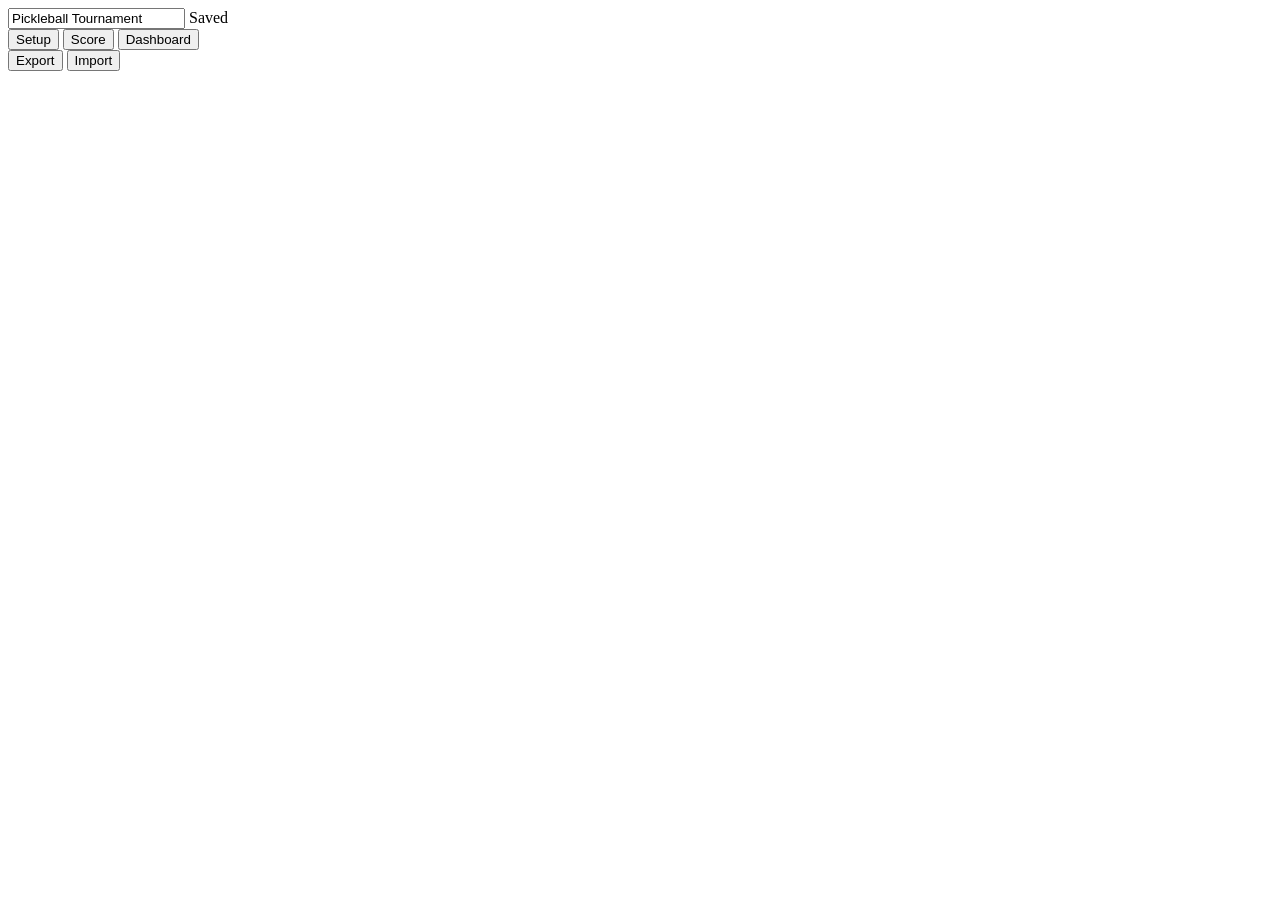
<file: src/template.html>
<!doctype html>
<html lang="en">
<head>
<meta charset="utf-8">
<meta name="viewport" content="width=device-width, initial-scale=1">
<title>Pickleball Tournament Tracker</title>
<link rel="manifest" href="/manifest.json">
<link rel="icon" href="/icons/icon-192.png">
<meta name="theme-color" content="#1E3461">
<style>
/*__STYLES__*/
</style>
</head>
<body>
<div id="danger-banner" class="banner banner-danger" hidden>Not saving. Data will be lost on refresh.</div>
<div id="nudge-banner" class="banner banner-nudge" hidden>
  <span>Download a backup.</span>
  <button type="button" class="btn-small" data-action="export-backup">Export now</button>
  <button type="button" class="btn-small btn-ghost" data-action="dismiss-nudge">Dismiss</button>
</div>

<div id="topbar">
  <div class="topbar-accent"></div>
  <div class="topbar-row">
    <input type="text" class="event-title" id="event-title-input" data-bind="event-title" aria-label="Event title" value="Pickleball Tournament">
    <span class="saved-indicator" id="saved-indicator" data-state="saved">Saved</span>
    <div id="tabs" role="tablist">
      <button type="button" role="tab" data-action="switch-tab" data-tab="setup">Setup</button>
      <button type="button" role="tab" data-action="switch-tab" data-tab="score">Score</button>
      <button type="button" role="tab" data-action="switch-tab" data-tab="dashboard">Dashboard</button>
    </div>
    <div class="backup-menu">
      <button type="button" class="btn-ghost btn-small" data-action="export-backup">Export</button>
      <button type="button" class="btn-ghost btn-small" data-action="trigger-import">Import</button>
      <input type="file" id="import-file-input" accept="application/json" hidden>
    </div>
  </div>
</div>

<main>
  <section id="view-setup" class="view"></section>
  <section id="view-score" class="view"></section>
  <section id="view-dashboard" class="view"></section>
</main>

<script>
/*__SCRIPTS__*/
</script>
</body>
</html>
</file>
